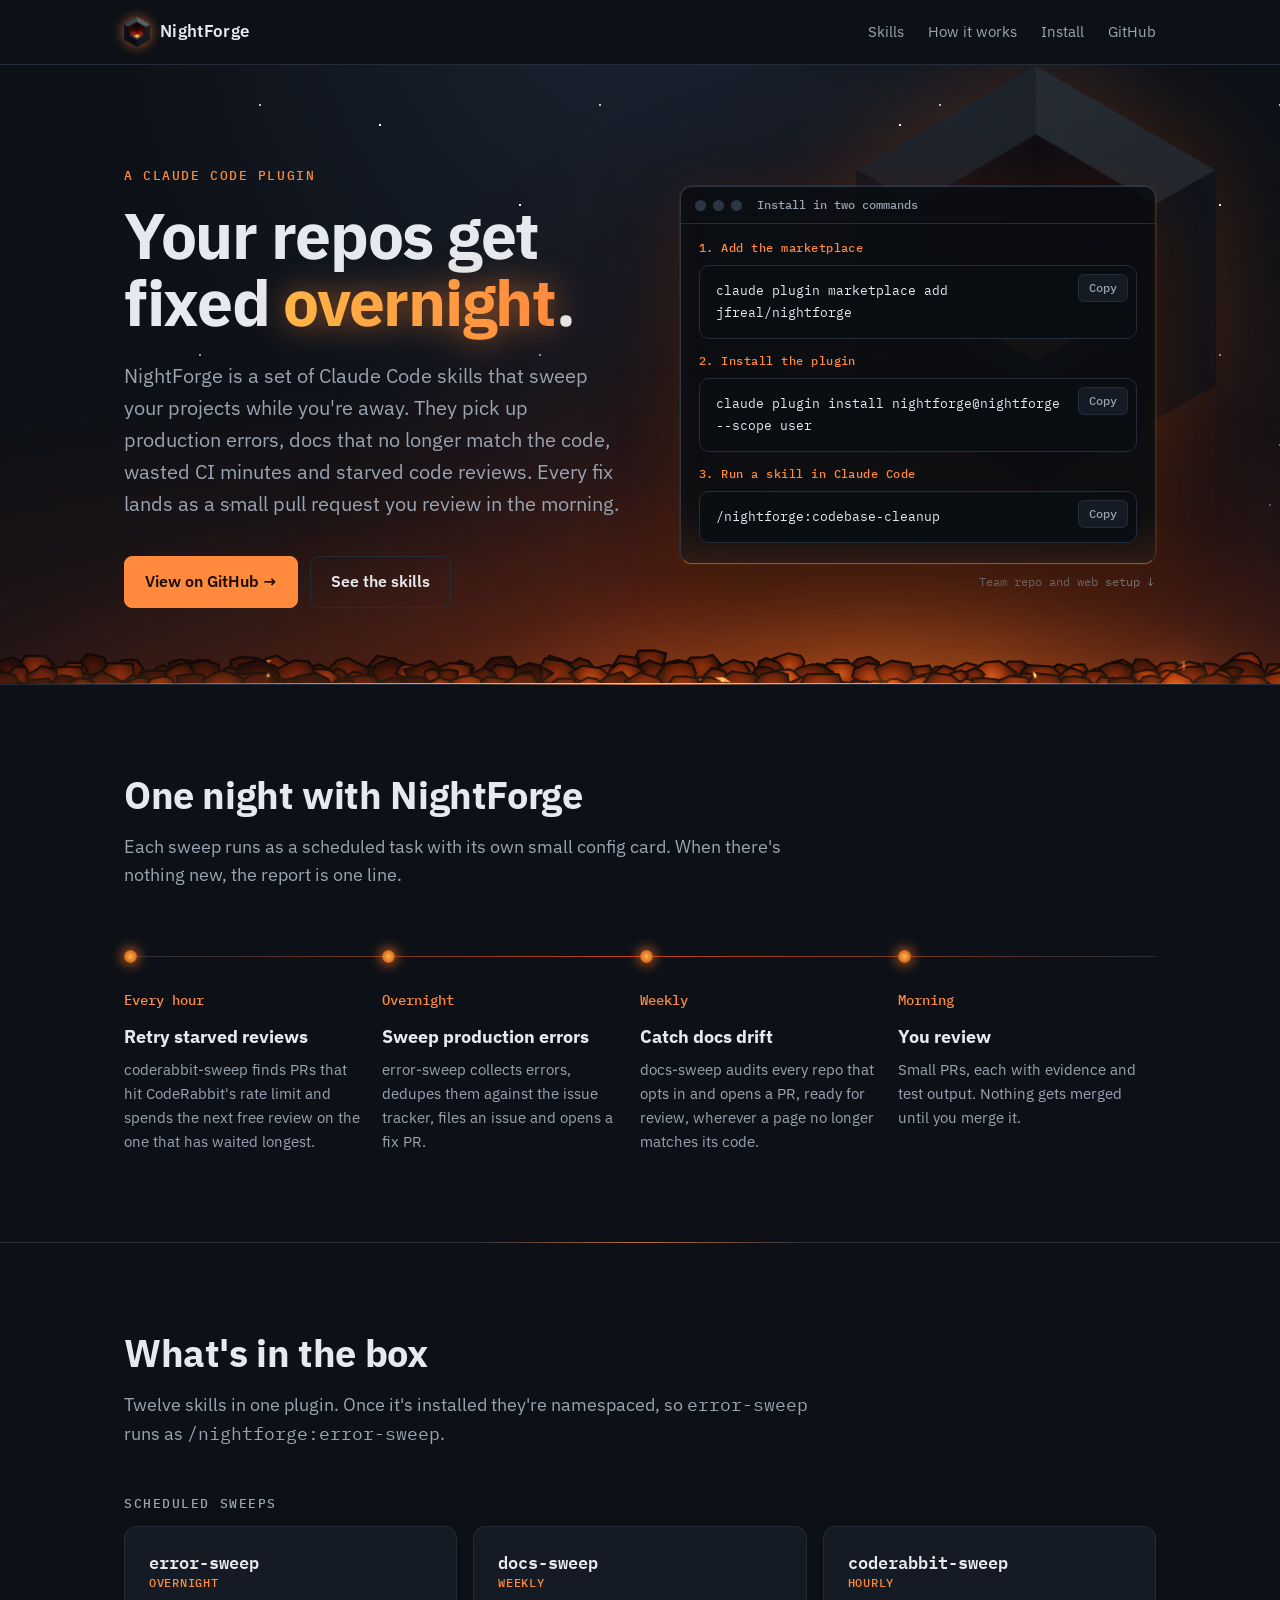
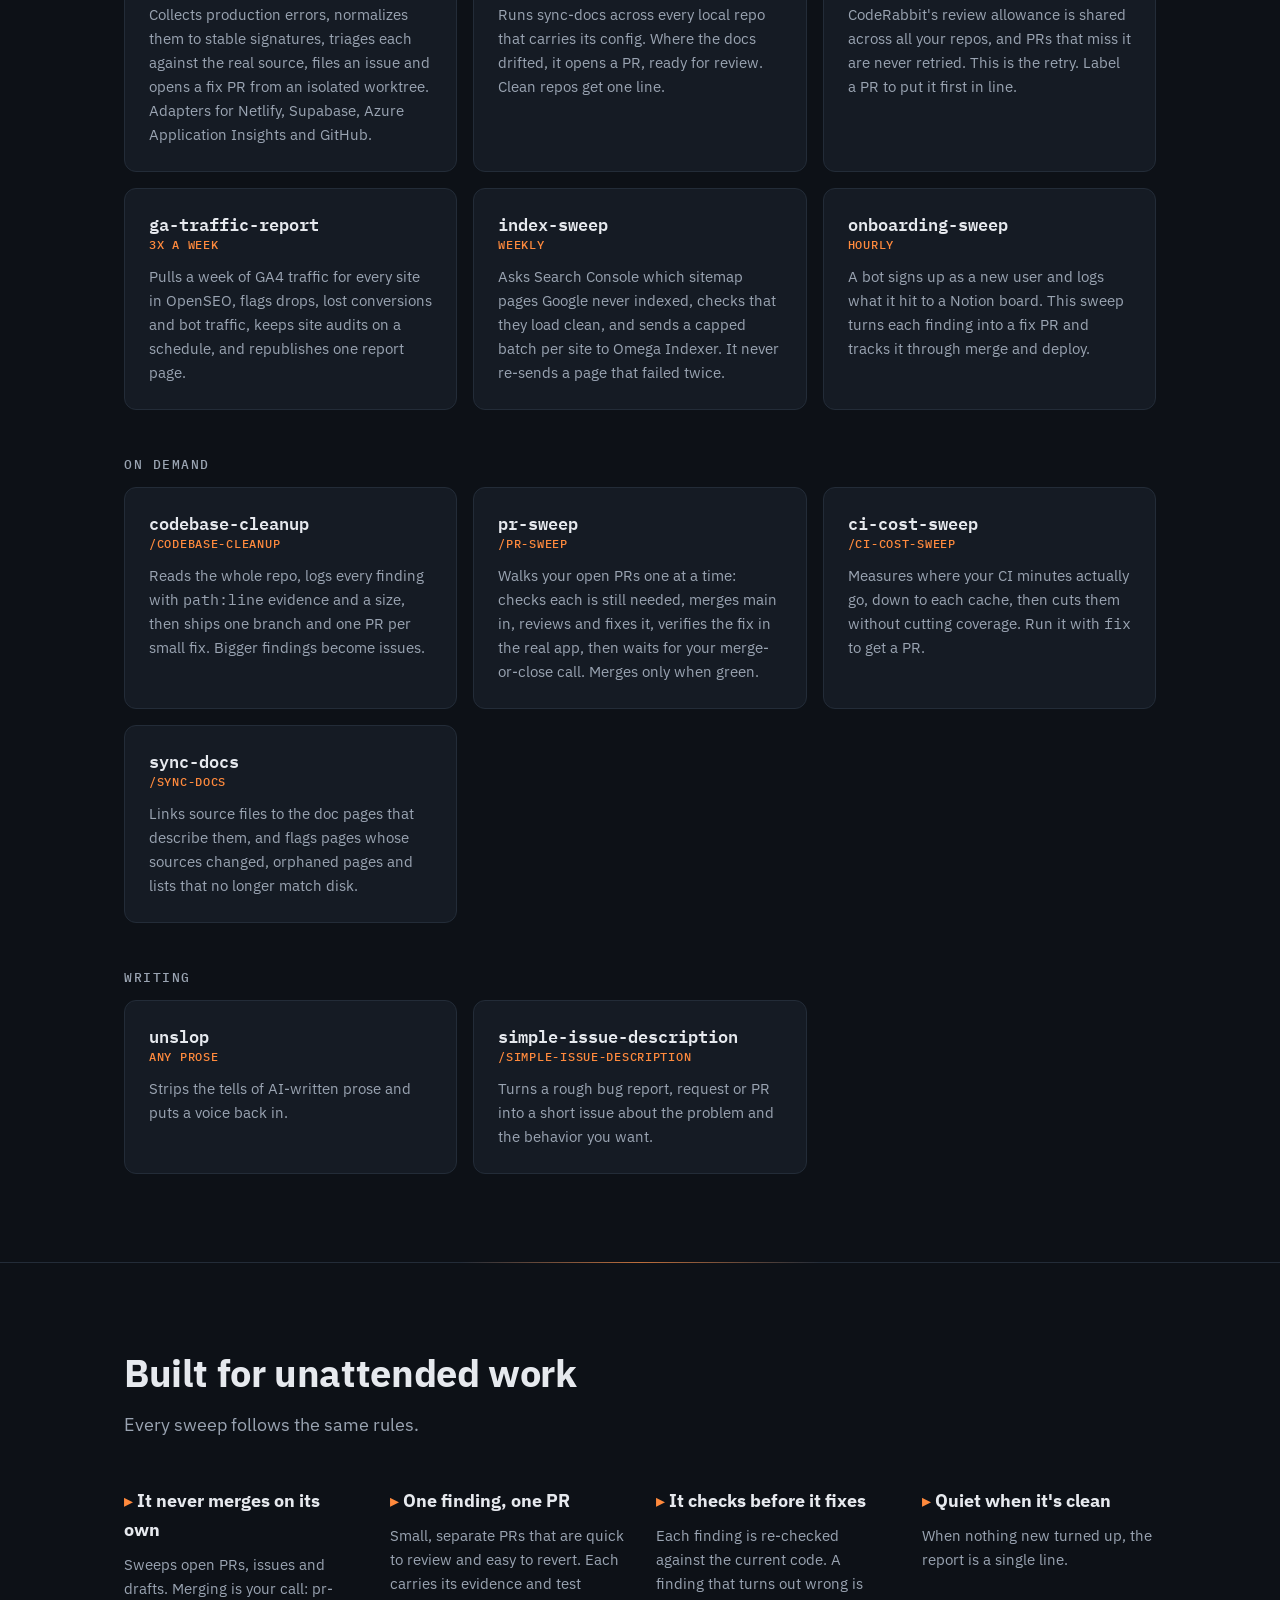
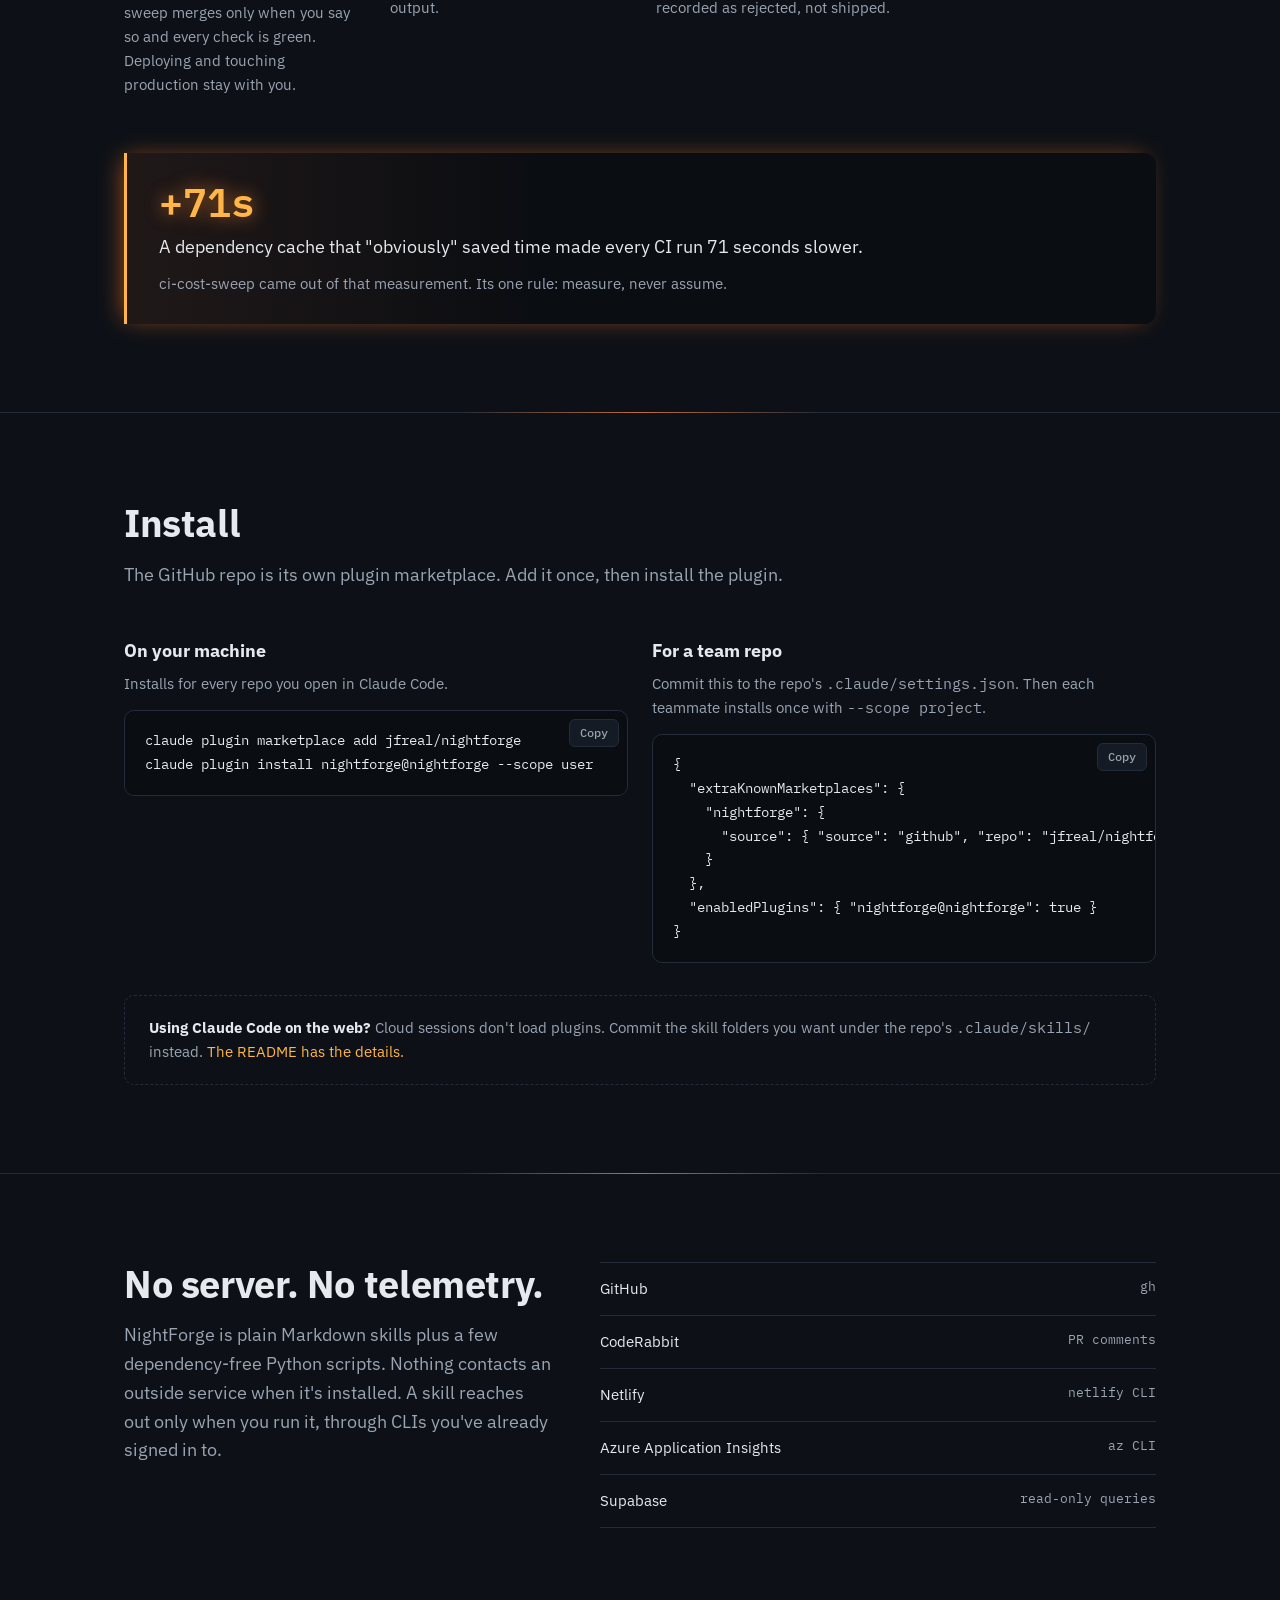
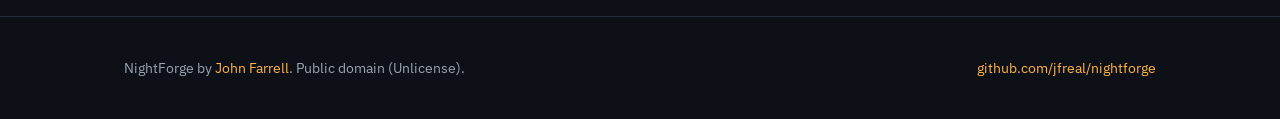
<file: docs/index.html>
<!doctype html>
<html lang="en">
<head>
<meta charset="utf-8">
<meta name="viewport" content="width=device-width, initial-scale=1">
<title>NightForge</title>
<meta name="description" content="Claude Code skills that work your repos overnight: error sweeps, docs drift, CI cost, code cleanup. One small PR per fix, and they never merge.">
<meta property="og:title" content="NightForge">
<meta property="og:description" content="Claude Code skills that work your repos overnight. One small PR per fix, and they never merge.">
<meta property="og:image" content="logo.png">
<link rel="icon" href="logo.png">
<link rel="preconnect" href="https://fonts.googleapis.com">
<link rel="preconnect" href="https://fonts.gstatic.com" crossorigin>
<link rel="stylesheet" href="https://fonts.googleapis.com/css2?family=IBM+Plex+Mono:wght@400;500&family=IBM+Plex+Sans:wght@400;500;600;700&display=swap">
<style>
  :root {
    --bg: #0d1117;
    --bg-raised: #151b24;
    --bg-sunk: #0a0d12;
    --line: #232c38;
    --text: #e6e9ee;
    --muted: #9aa4b2;
    --ember: #ff8a3d;
    --ember-hot: #ffb547;
    --ember-deep: #c2410c;
    --mono: "IBM Plex Mono", ui-monospace, SFMono-Regular, Menlo, monospace;
    --sans: "IBM Plex Sans", system-ui, -apple-system, Segoe UI, sans-serif;
  }
  * { box-sizing: border-box; }
  html { scroll-behavior: smooth; }
  body {
    margin: 0;
    background: var(--bg);
    color: var(--text);
    font: 17px/1.6 var(--sans);
    -webkit-font-smoothing: antialiased;
  }
  a { color: var(--ember-hot); text-decoration: none; }
  a:hover { text-decoration: underline; }
  .wrap { max-width: 1080px; margin: 0 auto; padding: 0 24px; }
  code, pre { font-family: var(--mono); }

  /* nav */
  nav { border-bottom: 1px solid var(--line); }
  nav .wrap { display: flex; align-items: center; justify-content: space-between; height: 64px; }
  .brand { display: flex; align-items: center; gap: 10px; color: var(--text); font-weight: 600; letter-spacing: .02em; }
  .brand img { width: 26px; height: auto; filter: drop-shadow(0 0 6px rgba(255,120,40,.7)); }
  .brand:hover { text-decoration: none; }
  nav ul { display: flex; gap: 24px; list-style: none; margin: 0; padding: 0; font-size: 15px; }
  nav ul a { color: var(--muted); }
  nav ul a:hover { color: var(--text); text-decoration: none; }

  /* hero */
  .hero { position: relative; overflow: hidden; padding: 104px 0 76px; background: radial-gradient(ellipse at 50% -20%, #1b2433 0%, var(--bg) 60%); }
  .hero .wrap { position: relative; display: grid; grid-template-columns: 1.05fr 1fr; gap: 56px; align-items: center; }
  .eyebrow { font: 500 13px/1 var(--mono); color: var(--ember); letter-spacing: .12em; text-transform: uppercase; margin: 0 0 20px; }
  h1 { font-size: clamp(40px, 6vw, 64px); line-height: 1.05; letter-spacing: -.02em; margin: 0 0 24px; font-weight: 700; }
  h1 em { font-style: normal; color: var(--ember); }
  .lede { font-size: 20px; color: var(--muted); max-width: 34em; margin: 0 0 36px; }
  .cta { display: flex; flex-wrap: wrap; gap: 12px; }
  .btn {
    display: inline-flex; align-items: center; gap: 8px; padding: 12px 20px; border-radius: 8px;
    font-weight: 600; font-size: 16px; border: 1px solid var(--line); color: var(--text);
  }
  .btn:hover { text-decoration: none; border-color: var(--muted); }
  .btn.primary { background: var(--ember); border-color: var(--ember); color: #1a0d03; }
  .btn.primary:hover { background: var(--ember-hot); border-color: var(--ember-hot); }
  /* stars */
  .stars, .stars::before, .stars::after {
    position: absolute; inset: 0; pointer-events: none;
    background-repeat: repeat; background-size: 340px 340px;
  }
  .stars {
    background-image:
      radial-gradient(1px 1px at 20px 30px, #fff9 50%, transparent 51%),
      radial-gradient(1px 1px at 140px 80px, #fff7 50%, transparent 51%),
      radial-gradient(1.5px 1.5px at 260px 40px, #fffb 50%, transparent 51%),
      radial-gradient(1px 1px at 300px 190px, #fff6 50%, transparent 51%),
      radial-gradient(1px 1px at 90px 220px, #fff8 50%, transparent 51%),
      radial-gradient(1.5px 1.5px at 200px 290px, #fff9 50%, transparent 51%);
    mask-image: linear-gradient(to bottom, #000 0%, #000 45%, transparent 85%);
    -webkit-mask-image: linear-gradient(to bottom, #000 0%, #000 45%, transparent 85%);
  }
  .stars::before {
    content: ""; background-size: 520px 520px;
    background-image:
      radial-gradient(1px 1px at 60px 120px, #ffd9b0 50%, transparent 51%),
      radial-gradient(1.5px 1.5px at 380px 60px, #fff 50%, transparent 51%),
      radial-gradient(1px 1px at 450px 330px, #fff 50%, transparent 51%),
      radial-gradient(1.5px 1.5px at 230px 440px, #ffe6c7 50%, transparent 51%);
    animation: twinkle 5s ease-in-out infinite alternate;
  }
  .stars::after {
    content: ""; background-size: 700px 700px;
    background-image:
      radial-gradient(2px 2px at 520px 140px, #fff 50%, transparent 51%),
      radial-gradient(1.5px 1.5px at 120px 560px, #fff 50%, transparent 51%),
      radial-gradient(2px 2px at 330px 260px, #ffd9b0 50%, transparent 51%);
    animation: twinkle 7s ease-in-out 2s infinite alternate;
  }
  @keyframes twinkle { from { opacity: .15; } to { opacity: 1; } }
  .shooting {
    position: absolute; top: 14%; left: 60%; width: 140px; height: 1px; pointer-events: none;
    background: linear-gradient(90deg, #fff, transparent);
    transform: rotate(-20deg); opacity: 0;
    animation: shoot 9s ease-in 3s infinite;
  }
  @keyframes shoot {
    0% { opacity: 0; transform: translate(0, 0) rotate(-20deg); }
    2% { opacity: 1; }
    8% { opacity: 0; transform: translate(-360px, 130px) rotate(-20deg); }
    100% { opacity: 0; transform: translate(-360px, 130px) rotate(-20deg); }
  }

  /* glowing logo + terminal */
  .hero-art { position: relative; }
  .emblem {
    position: absolute; width: 360px; right: -60px; top: -120px; opacity: .3; pointer-events: none;
    filter: drop-shadow(0 0 50px rgba(255,110,30,.7));
    animation: smoulder 9s ease-in-out infinite;
  }
  @keyframes smoulder { 0%,100% { opacity: .24; } 50% { opacity: .34; } }
  @keyframes breathe { 0%,100% { transform: scale(.95); } 50% { transform: scale(1.06); } }

  /* the forge: molten floor, sparks, heat */
  .forge-floor {
    position: absolute; left: -10%; right: -10%; bottom: -120px; height: 620px; pointer-events: none; transform-origin: 50% 100%;
    background:
      radial-gradient(ellipse 30% 30% at 68% 100%, rgba(255,220,120,.75), transparent 70%),
      radial-gradient(ellipse 50% 55% at 66% 100%, rgba(255,140,40,.55), transparent 70%),
      radial-gradient(ellipse 80% 75% at 55% 100%, rgba(230,80,20,.38), transparent 72%),
      radial-gradient(ellipse 120% 90% at 50% 100%, rgba(150,40,10,.3), transparent 78%);
    filter: blur(10px); animation: heave 12s ease-in-out infinite;
  }
  @keyframes heave { 0%,100% { transform: scaleY(1); } 50% { transform: scaleY(1.12); } }
  .sparks { position: absolute; inset: 0; width: 100%; height: 100%; pointer-events: none; }
  .hero::after {
    content: ""; position: absolute; left: 0; right: 0; bottom: 0; height: 1px; pointer-events: none;
    background: linear-gradient(90deg, transparent, rgba(255,138,61,.9), rgba(255,200,90,1), rgba(255,138,61,.9), transparent);
    box-shadow: 0 0 18px 2px rgba(255,120,40,.6);
  }
  .term {
    position: relative; background: rgba(10,13,18,.88); border: 1px solid #2b3544; border-radius: 12px;
    box-shadow: 0 30px 80px rgba(0,0,0,.6), 0 0 0 1px rgba(255,138,61,.12), 0 24px 70px -10px rgba(255,110,30,.35), inset 0 -40px 60px -40px rgba(255,120,40,.25);
    border-bottom-color: rgba(255,150,70,.55);
    overflow: hidden;
  }
  .term-bar { display: flex; align-items: center; gap: 7px; padding: 12px 14px; border-bottom: 1px solid var(--line); }
  .term-bar i { width: 11px; height: 11px; border-radius: 50%; background: #2b3544; }
  .term-bar span { margin-left: 8px; font: 500 12px/1 var(--mono); color: var(--muted); }
  .term-body { font: 13px/1.6 var(--mono); padding: 16px 18px 20px; color: var(--muted); }
  .term-step { margin: 14px 0 8px; font: 500 12px/1.4 var(--mono); color: var(--ember); letter-spacing: .04em; }
  .term-step:first-child { margin-top: 0; }
  .term-body .code pre { padding: 14px 76px 14px 16px; font-size: 13px; white-space: pre-wrap; word-break: break-word; }
  .term-note { margin: 10px 2px 0; font: 12px/1.4 var(--mono); color: #5d6b7e; text-align: right; }
  .term-note a { color: var(--muted); }
  .term-note a:hover { color: var(--text); }

  /* scroll reveal + hover */
  .reveal { opacity: 0; transform: translateY(18px); transition: opacity .7s ease, transform .7s ease; }
  .reveal.in { opacity: 1; transform: none; }
  .card { transition: border-color .25s, transform .25s, box-shadow .25s; }
  .card:hover { border-color: rgba(255,138,61,.45); transform: translateY(-3px); box-shadow: 0 12px 40px rgba(255,120,40,.08); }
  .btn.primary { box-shadow: 0 0 0 0 rgba(255,138,61,.5); animation: pulse 5s ease-out infinite; }
  @keyframes pulse { 0% { box-shadow: 0 0 0 0 rgba(255,138,61,.45); } 70%,100% { box-shadow: 0 0 0 14px rgba(255,138,61,0); } }
  h1 em { background: linear-gradient(90deg, var(--ember-hot), var(--ember), var(--ember-deep), var(--ember-hot)); background-size: 300% 100%;
    -webkit-background-clip: text; background-clip: text; color: transparent; animation: forge 16s linear infinite; filter: drop-shadow(0 0 16px rgba(255,130,45,.6)); }
  @keyframes forge { to { background-position: 300% 0; } }

  @media (prefers-reduced-motion: reduce) {
    *, *::before, *::after { animation: none !important; transition: none !important; }
    .reveal { opacity: 1; transform: none; }
  }

  /* sections */
  section { position: relative; padding: 88px 0; border-top: 1px solid var(--line); }
  section::before { content: ""; position: absolute; top: -1px; left: 50%; width: 360px; max-width: 70%; height: 1px; transform: translateX(-50%); background: linear-gradient(90deg, transparent, rgba(255,138,61,.7), transparent); }
  h2 { font-size: clamp(28px, 4vw, 38px); line-height: 1.15; letter-spacing: -.01em; margin: 0 0 16px; }
  .sub { color: var(--muted); max-width: 40em; margin: 0 0 48px; font-size: 18px; }

  /* night timeline */
  .night { display: grid; grid-template-columns: repeat(4, 1fr); gap: 0; position: relative; }
  .night::before { content: ""; position: absolute; top: 18px; left: 0; right: 0; height: 1px; background: linear-gradient(90deg, var(--line), var(--ember-deep), var(--line)); }
  .tick { position: relative; padding: 48px 20px 0 0; }
  .tick::before { content: ""; position: absolute; top: 12px; left: 0; width: 13px; height: 13px; border-radius: 50%; background: radial-gradient(circle, var(--ember-hot), var(--ember-deep)); box-shadow: 0 0 12px 2px rgba(255,120,40,.7); }
  .tick time { font: 500 14px/1 var(--mono); color: var(--ember); }
  .tick h3 { margin: 10px 0 6px; font-size: 18px; }
  .tick p { margin: 0; color: var(--muted); font-size: 15px; }

  /* skills */
  .group { margin-bottom: 48px; }
  .group:last-child { margin-bottom: 0; }
  .group-label { font: 500 13px/1 var(--mono); color: var(--muted); letter-spacing: .12em; text-transform: uppercase; margin: 0 0 16px; }
  .grid { display: grid; grid-template-columns: repeat(auto-fill, minmax(300px, 1fr)); gap: 16px; }
  .card { background: var(--bg-raised); border: 1px solid var(--line); border-radius: 12px; padding: 24px; }
  .card h3 { margin: 0 0 4px; font: 600 17px/1.3 var(--mono); color: var(--text); }
  .card .when { font: 500 12px/1 var(--mono); color: var(--ember); letter-spacing: .06em; text-transform: uppercase; margin: 0 0 14px; display: block; }
  .card p { margin: 0; color: var(--muted); font-size: 15px; }

  /* rules */
  .rules { display: grid; grid-template-columns: repeat(auto-fill, minmax(220px, 1fr)); gap: 32px; }
  .rule h3 { font-size: 18px; margin: 0 0 8px; }
  .rule h3::before { content: "▸ "; color: var(--ember); }
  .rule p { margin: 0; color: var(--muted); font-size: 15px; }
  .story { margin-top: 56px; background: linear-gradient(90deg, rgba(255,110,30,.08), var(--bg-sunk) 40%); border-left: 3px solid var(--ember-hot); box-shadow: -6px 0 24px -6px rgba(255,120,40,.6); border-radius: 0 12px 12px 0; padding: 28px 32px; }
  .story p { margin: 0; font-size: 18px; }
  .story .big { font: 600 40px/1 var(--mono); color: var(--ember-hot); text-shadow: 0 0 18px rgba(255,140,50,.7); display: block; margin-bottom: 12px; }
  .story .note { margin-top: 10px; color: var(--muted); font-size: 15px; }

  /* install */
  .steps { display: grid; grid-template-columns: repeat(auto-fit, minmax(300px, 1fr)); gap: 24px; }
  .step h3 { margin: 0 0 6px; font-size: 18px; }
  .step p { margin: 0 0 14px; color: var(--muted); font-size: 15px; }
  .code { position: relative; background: var(--bg-sunk); border: 1px solid var(--line); border-radius: 10px; }
  .code pre { margin: 0; padding: 18px 20px; overflow-x: auto; font-size: 14px; line-height: 1.7; color: var(--text); }
  .code pre .c { color: var(--muted); }
  .copy {
    position: absolute; top: 8px; right: 8px; font: 500 12px/1 var(--mono); padding: 7px 10px; border-radius: 6px;
    background: var(--bg-raised); color: var(--muted); border: 1px solid var(--line); cursor: pointer;
  }
  .copy:hover { color: var(--text); }
  .callout { margin-top: 32px; padding: 20px 24px; border: 1px dashed var(--line); border-radius: 10px; color: var(--muted); font-size: 15px; }
  .callout strong { color: var(--text); }

  /* trust */
  .trust { display: grid; grid-template-columns: 1fr 1.3fr; gap: 48px; align-items: start; }
  .svc { list-style: none; margin: 0; padding: 0; border-top: 1px solid var(--line); }
  .svc li { display: flex; justify-content: space-between; gap: 16px; padding: 14px 0; border-bottom: 1px solid var(--line); font-size: 15px; }
  .svc li span:last-child { color: var(--muted); font-family: var(--mono); font-size: 13px; text-align: right; }

  footer { border-top: 1px solid var(--line); padding: 40px 0; color: var(--muted); font-size: 14px; }
  footer .wrap { display: flex; flex-wrap: wrap; justify-content: space-between; gap: 16px; }

  @media (max-width: 820px) {
    .hero { padding: 56px 0 64px; }
    .hero .wrap, .trust { grid-template-columns: 1fr; }
    .emblem { width: 220px; right: -40px; top: -80px; }
    .term-body .code pre { font-size: 12px; }
    .hero-art { margin-top: 40px; }
    .night { grid-template-columns: 1fr 1fr; row-gap: 32px; }
    .night::before { display: none; }
    nav ul { display: none; }
    section { padding: 64px 0; }
  }
  @media (max-width: 480px) {
    .wrap { padding: 0 16px; }
    .night { grid-template-columns: 1fr; }
    .grid { grid-template-columns: 1fr; }
  }
</style>
</head>
<body>

<nav>
  <div class="wrap">
    <a class="brand" href="#"><img src="logo.png" alt="">NightForge</a>
    <ul>
      <li><a href="#skills">Skills</a></li>
      <li><a href="#rules">How it works</a></li>
      <li><a href="#install">Install</a></li>
      <li><a href="https://github.com/jfreal/nightforge">GitHub</a></li>
    </ul>
  </div>
</nav>

<header class="hero">
  <div class="stars" aria-hidden="true"></div>
  <div class="forge-floor" aria-hidden="true"></div>
  <canvas class="sparks" id="sparks" aria-hidden="true"></canvas>
  <div class="shooting" aria-hidden="true"></div>
  <div class="wrap">
    <div>
      <p class="eyebrow">A Claude Code plugin</p>
      <h1>Your repos get fixed <em>overnight</em>.</h1>
      <p class="lede">NightForge is a set of Claude Code skills that sweep your projects while you're away. They pick up production errors, docs that no longer match the code, wasted CI minutes and starved code reviews. Every fix lands as a small pull request you review in the morning.</p>
      <div class="cta">
        <a class="btn primary" href="https://github.com/jfreal/nightforge">View on GitHub →</a>
        <a class="btn" href="#skills">See the skills</a>
      </div>
    </div>
    <div class="hero-art">
      <div class="ember-glow" aria-hidden="true"></div>
      <img class="emblem" src="logo.png" alt="">
      <div class="term">
        <div class="term-bar"><i></i><i></i><i></i><span>Install in two commands</span></div>
        <div class="term-body">
          <p class="term-step">1. Add the marketplace</p>
          <div class="code"><button class="copy" type="button">Copy</button><pre>claude plugin marketplace add jfreal/nightforge</pre></div>
          <p class="term-step">2. Install the plugin</p>
          <div class="code"><button class="copy" type="button">Copy</button><pre>claude plugin install nightforge@nightforge --scope user</pre></div>
          <p class="term-step">3. Run a skill in Claude Code</p>
          <div class="code"><button class="copy" type="button">Copy</button><pre>/nightforge:codebase-cleanup</pre></div>
        </div>
      </div>
      <p class="term-note"><a href="#install">Team repo and web setup ↓</a></p>
    </div>
  </div>
</header>

<section>
  <div class="wrap">
    <h2>One night with NightForge</h2>
    <p class="sub">Each sweep runs as a scheduled task with its own small config card. When there's nothing new, the report is one line.</p>
    <div class="night">
      <div class="tick reveal"><time>Every hour</time><h3>Retry starved reviews</h3><p>coderabbit-sweep finds PRs that hit CodeRabbit's rate limit and spends the next free review on the one that has waited longest.</p></div>
      <div class="tick reveal"><time>Overnight</time><h3>Sweep production errors</h3><p>error-sweep collects errors, dedupes them against the issue tracker, files an issue and opens a fix PR.</p></div>
      <div class="tick reveal"><time>Weekly</time><h3>Catch docs drift</h3><p>docs-sweep audits every repo that opts in and opens a PR, ready for review, wherever a page no longer matches its code.</p></div>
      <div class="tick reveal"><time>Morning</time><h3>You review</h3><p>Small PRs, each with evidence and test output. Nothing gets merged until you merge it.</p></div>
    </div>
  </div>
</section>

<section id="skills">
  <div class="wrap">
    <h2>What's in the box</h2>
    <p class="sub">Twelve skills in one plugin. Once it's installed they're namespaced, so <code>error-sweep</code> runs as <code>/nightforge:error-sweep</code>.</p>

    <div class="group">
      <p class="group-label">Scheduled sweeps</p>
      <div class="grid">
        <div class="card reveal"><h3>error-sweep</h3><span class="when">Overnight</span><p>Collects production errors, normalizes them to stable signatures, triages each against the real source, files an issue and opens a fix PR from an isolated worktree. Adapters for Netlify, Supabase, Azure Application Insights and GitHub.</p></div>
        <div class="card reveal"><h3>docs-sweep</h3><span class="when">Weekly</span><p>Runs sync-docs across every local repo that carries its config. Where the docs drifted, it opens a PR, ready for review. Clean repos get one line.</p></div>
        <div class="card reveal"><h3>coderabbit-sweep</h3><span class="when">Hourly</span><p>CodeRabbit's review allowance is shared across all your repos, and PRs that miss it are never retried. This is the retry. Label a PR to put it first in line.</p></div>
        <div class="card reveal"><h3>ga-traffic-report</h3><span class="when">3x a week</span><p>Pulls a week of GA4 traffic for every site in OpenSEO, flags drops, lost conversions and bot traffic, keeps site audits on a schedule, and republishes one report page.</p></div>
        <div class="card reveal"><h3>index-sweep</h3><span class="when">Weekly</span><p>Asks Search Console which sitemap pages Google never indexed, checks that they load clean, and sends a capped batch per site to Omega Indexer. It never re-sends a page that failed twice.</p></div>
        <div class="card reveal"><h3>onboarding-sweep</h3><span class="when">Hourly</span><p>A bot signs up as a new user and logs what it hit to a Notion board. This sweep turns each finding into a fix PR and tracks it through merge and deploy.</p></div>
      </div>
    </div>

    <div class="group">
      <p class="group-label">On demand</p>
      <div class="grid">
        <div class="card reveal"><h3>codebase-cleanup</h3><span class="when">/codebase-cleanup</span><p>Reads the whole repo, logs every finding with <code>path:line</code> evidence and a size, then ships one branch and one PR per small fix. Bigger findings become issues.</p></div>
        <div class="card reveal"><h3>pr-sweep</h3><span class="when">/pr-sweep</span><p>Walks your open PRs one at a time: checks each is still needed, merges main in, reviews and fixes it, verifies the fix in the real app, then waits for your merge-or-close call. Merges only when green.</p></div>
        <div class="card reveal"><h3>ci-cost-sweep</h3><span class="when">/ci-cost-sweep</span><p>Measures where your CI minutes actually go, down to each cache, then cuts them without cutting coverage. Run it with <code>fix</code> to get a PR.</p></div>
        <div class="card reveal"><h3>sync-docs</h3><span class="when">/sync-docs</span><p>Links source files to the doc pages that describe them, and flags pages whose sources changed, orphaned pages and lists that no longer match disk.</p></div>
      </div>
    </div>

    <div class="group">
      <p class="group-label">Writing</p>
      <div class="grid">
        <div class="card reveal"><h3>unslop</h3><span class="when">Any prose</span><p>Strips the tells of AI-written prose and puts a voice back in.</p></div>
        <div class="card reveal"><h3>simple-issue-description</h3><span class="when">/simple-issue-description</span><p>Turns a rough bug report, request or PR into a short issue about the problem and the behavior you want.</p></div>
      </div>
    </div>
  </div>
</section>

<section id="rules">
  <div class="wrap">
    <h2>Built for unattended work</h2>
    <p class="sub">Every sweep follows the same rules.</p>
    <div class="rules">
      <div class="rule reveal"><h3>It never merges on its own</h3><p>Sweeps open PRs, issues and drafts. Merging is your call: pr-sweep merges only when you say so and every check is green. Deploying and touching production stay with you.</p></div>
      <div class="rule reveal"><h3>One finding, one PR</h3><p>Small, separate PRs that are quick to review and easy to revert. Each carries its evidence and test output.</p></div>
      <div class="rule reveal"><h3>It checks before it fixes</h3><p>Each finding is re-checked against the current code. A finding that turns out wrong is recorded as rejected, not shipped.</p></div>
      <div class="rule reveal"><h3>Quiet when it's clean</h3><p>When nothing new turned up, the report is a single line.</p></div>
    </div>
    <div class="story reveal">
      <span class="big">+71s</span>
      <p>A dependency cache that "obviously" saved time made every CI run 71 seconds slower.</p>
      <p class="note">ci-cost-sweep came out of that measurement. Its one rule: measure, never assume.</p>
    </div>
  </div>
</section>

<section id="install">
  <div class="wrap">
    <h2>Install</h2>
    <p class="sub">The GitHub repo is its own plugin marketplace. Add it once, then install the plugin.</p>
    <div class="steps">
      <div class="step reveal">
        <h3>On your machine</h3>
        <p>Installs for every repo you open in Claude Code.</p>
        <div class="code"><button class="copy" type="button">Copy</button><pre>claude plugin marketplace add jfreal/nightforge
claude plugin install nightforge@nightforge --scope user</pre></div>
      </div>
      <div class="step reveal">
        <h3>For a team repo</h3>
        <p>Commit this to the repo's <code>.claude/settings.json</code>. Then each teammate installs once with <code>--scope project</code>.</p>
        <div class="code"><button class="copy" type="button">Copy</button><pre>{
  "extraKnownMarketplaces": {
    "nightforge": {
      "source": { "source": "github", "repo": "jfreal/nightforge" }
    }
  },
  "enabledPlugins": { "nightforge@nightforge": true }
}</pre></div>
      </div>
    </div>
    <div class="callout"><strong>Using Claude Code on the web?</strong> Cloud sessions don't load plugins. Commit the skill folders you want under the repo's <code>.claude/skills/</code> instead. <a href="https://github.com/jfreal/nightforge#install">The README has the details.</a></div>
  </div>
</section>

<section>
  <div class="wrap trust">
    <div>
      <h2>No server. No telemetry.</h2>
      <p class="sub" style="margin-bottom:0">NightForge is plain Markdown skills plus a few dependency-free Python scripts. Nothing contacts an outside service when it's installed. A skill reaches out only when you run it, through CLIs you've already signed in to.</p>
    </div>
    <ul class="svc">
      <li><span>GitHub</span><span>gh</span></li>
      <li><span>CodeRabbit</span><span>PR comments</span></li>
      <li><span>Netlify</span><span>netlify CLI</span></li>
      <li><span>Azure Application Insights</span><span>az CLI</span></li>
      <li><span>Supabase</span><span>read-only queries</span></li>
    </ul>
  </div>
</section>

<footer>
  <div class="wrap">
    <span>NightForge by <a href="https://github.com/jfreal">John Farrell</a>. Public domain (Unlicense).</span>
    <span><a href="https://github.com/jfreal/nightforge">github.com/jfreal/nightforge</a></span>
  </div>
</footer>

<script>
  (function () {
    var reduce = window.matchMedia('(prefers-reduced-motion: reduce)').matches;
    var cv = document.getElementById('sparks');
    if (cv && cv.getContext) {
      var ctx = cv.getContext('2d'), hero = cv.parentElement, W = 0, H = 0, B = 0, dpr = Math.min(window.devicePixelRatio || 1, 2);
      var coals = [], embers = [], sparks = [], visible = true, wide = true, builtB = -1;
      var rnd = function (a, b) { return a + Math.random() * (b - a); };
      var hotX = function () { return W * (wide ? .7 : .5); };
      var glow = document.createElement('canvas'); glow.width = glow.height = 32;
      (function () { var g = glow.getContext('2d'), rg = g.createRadialGradient(16, 16, 0, 16, 16, 16);
        rg.addColorStop(0, 'rgba(255,230,170,1)'); rg.addColorStop(.18, 'rgba(255,170,70,.9)'); rg.addColorStop(.45, 'rgba(255,100,25,.25)'); rg.addColorStop(1, 'rgba(255,80,20,0)');
        g.fillStyle = rg; g.fillRect(0, 0, 32, 32); })();

      // a bed of irregular coals, two rows deep, hottest under the terminal
      var buildCoals = function () {
        coals = [];
        var sc = wide ? 1 : .75;
        for (var row = 0; row < 3; row++) {
          var x = rnd(-10, 10);
          while (x < W + 20) {
            var r = rnd(11, 24) * sc * (row === 2 ? .8 : 1), n = 6 + Math.floor(Math.random() * 4), pts = [];
            for (var k = 0; k < n; k++) {
              var ang = k / n * Math.PI * 2 + rnd(-.25, .25), rr = r * rnd(.7, 1.1);
              pts.push([Math.cos(ang) * rr, Math.sin(ang) * rr * .62]);
            }
            var near = 1 - Math.min(1, Math.abs(x - hotX()) / (W * (wide ? .45 : .7)));
            coals.push({ x: x, y: B - row * r * .55 + rnd(-3, 3) + 6, r: r, pts: pts,
              base: Math.max(.04, (Math.random() < .3 ? .3 : .06) + near * .42 + rnd(-.1, .1)), ph: rnd(0, 6.28), sp: rnd(.4, 1.3), flare: 0 });
            x += r * rnd(1.3, 1.8);
          }
        }
        coals.sort(function (a, b) { return b.y - a.y; });
        coals.reverse();
      };

      var size = function () {
        var oldW = W, oldH = H;
        W = hero.clientWidth; H = hero.clientHeight; wide = W > 820;
        // the bed rests on the hero's bottom edge, the glowing seam, like coals in a hearth
        B = H - 5;
        if (W !== oldW || H !== oldH) { cv.width = W * dpr; cv.height = H * dpr; ctx.setTransform(dpr, 0, 0, dpr, 0, 0); }
        // only lay a new bed when the width or the bed's line actually moved
        if (W !== oldW || Math.abs(B - builtB) > 6) { buildCoals(); builtB = B; }
      };
      size(); window.addEventListener('resize', size); window.addEventListener('load', size);
      if ('ResizeObserver' in window) new ResizeObserver(size).observe(hero);
      if ('IntersectionObserver' in window) new IntersectionObserver(function (e) { visible = e[0].isIntersecting; }).observe(hero);

      var emit = function (c, burst) {
        for (var k = 0; k < burst; k++) {
          var x = c.x + rnd(-c.r * .5, c.r * .5), y = c.y - c.r * .3;
          sparks.push({ x: x, y: y, px: x, py: y, vx: rnd(-1.4, 1.4), vy: -rnd(2.5, 5.5), life: 0, max: rnd(30, 70), r: rnd(.6, 1.4) });
        }
      };
      // an irregular fleck: 4-7 points at uneven angles and distances, some long and splintered
      var flake = function () {
        var n = 4 + Math.floor(Math.random() * 4), pts = [], a0 = rnd(0, 6.28);
        for (var k = 0; k < n; k++) {
          var ang = a0 + (k + rnd(-.35, .35)) / n * 6.28;
          var d = Math.random() < .25 ? rnd(1.3, 2.1) : rnd(.45, 1.05);
          pts.push(Math.cos(ang) * d, Math.sin(ang) * d * rnd(.5, 1));
        }
        return pts;
      };
      var spawnEmber = function () {
        var c = coals[Math.floor(Math.random() * coals.length)];
        if (!c || Math.random() > c.base + .2) return;
        embers.push({ x: c.x + rnd(-c.r * .4, c.r * .4), y: c.y - c.r * .3, vx: rnd(-.12, .12), vy: -rnd(.22, .55),
          life: 0, max: rnd(420, 900), r: rnd(1, 2.3), wob: rnd(0, 6.28), ws: rnd(.008, .02), amp: rnd(.2, .55),
          drift: rnd(-.0015, .0015), tw: rnd(.008, .02), trail: [], shape: flake(),
          rot: rnd(0, 6.28), spin: rnd(-.02, .02), tumble: rnd(0, 6.28), ts: rnd(.01, .035) });
      };

      var step = function () {
        for (var i = 0; i < coals.length; i++) {
          var c = coals[i];
          c.target = (c.target || 0) * .996;
          c.flare += ((c.target || 0) - c.flare) * .012;
          if (Math.random() < .0007 * (c.base + .3)) { c.target = rnd(.12, .28); if (Math.random() < .03) emit(c, 1); }
        }
        if (embers.length < (wide ? 70 : 30) && Math.random() < (wide ? .14 : .08)) spawnEmber();
        for (i = embers.length - 1; i >= 0; i--) {
          var e = embers[i]; e.life++; e.wob += e.ws; e.vx += e.drift; e.rot += e.spin; e.tumble += e.ts;
          e.x += e.vx + Math.sin(e.wob) * e.amp; e.y += e.vy; e.vy *= .9995;
          if (e.life % 3 === 0) { e.trail.push(e.x, e.y); if (e.trail.length > 36) e.trail.splice(0, 2); }
          if (e.life >= e.max || e.y < -20) embers.splice(i, 1);
        }
        for (i = sparks.length - 1; i >= 0; i--) {
          var p = sparks[i]; p.life++; p.px = p.x; p.py = p.y;
          p.x += p.vx; p.y += p.vy; p.vy += .06; p.vx *= .985;
          if (p.life >= p.max) sparks.splice(i, 1);
        }
      };

      var heatOf = function (c, t) {
        return Math.max(0, Math.min(1.1, c.base + Math.sin(t * .00045 * c.sp + c.ph) * .12 + Math.sin(t * .0011 * c.sp + c.ph * 2) * .05 + c.flare));
      };
      var draw = function (t) {
        ctx.clearRect(0, 0, W, H);
        // heat haze over the bed
        ctx.globalCompositeOperation = 'lighter';
        var fl = .88 + Math.sin(t * .0006) * .07 + Math.sin(t * .0015) * .03;
        var haze = ctx.createRadialGradient(hotX(), B + 10, 0, hotX(), B + 10, W * (wide ? .5 : .9));
        haze.addColorStop(0, 'rgba(255,100,25,' + .24 * fl + ')');
        haze.addColorStop(.4, 'rgba(200,50,12,' + .16 * fl + ')');
        haze.addColorStop(1, 'rgba(90,20,5,0)');
        ctx.fillStyle = haze; ctx.fillRect(0, B - W * .5, W, W * .5 + 80);
        // the coals: dark crusts lit from inside
        ctx.globalCompositeOperation = 'source-over';
        for (var i = 0; i < coals.length; i++) {
          var c = coals[i], h = heatOf(c, t);
          ctx.beginPath();
          for (var k = 0; k < c.pts.length; k++) {
            var px = c.x + c.pts[k][0], py = c.y + c.pts[k][1];
            if (k === 0) ctx.moveTo(px, py); else ctx.lineTo(px, py);
          }
          ctx.closePath();
          var g = ctx.createRadialGradient(c.x, c.y + c.r * .1, 0, c.x, c.y, c.r);
          var hh = Math.min(1, h);
          g.addColorStop(0, 'rgb(' + Math.floor(60 + 195 * hh) + ',' + Math.floor(18 + 170 * hh * hh) + ',' + Math.floor(8 + 30 * hh) + ')');
          g.addColorStop(.35 + hh * .2, 'rgb(' + Math.floor(40 + 170 * hh) + ',' + Math.floor(14 + 50 * hh) + ',8)');
          g.addColorStop(1, 'rgb(' + Math.floor(22 + 18 * hh) + ',13,11)');
          ctx.fillStyle = g; ctx.fill();
          ctx.lineWidth = 2.2; ctx.strokeStyle = 'rgba(16,10,9,.9)'; ctx.stroke();
          if (h > .55) {
            ctx.globalCompositeOperation = 'lighter';
            ctx.globalAlpha = (h - .55) * .7;
            var bloom = ctx.createRadialGradient(c.x, c.y, 0, c.x, c.y, c.r * 2.2);
            bloom.addColorStop(0, 'rgba(255,140,40,.8)'); bloom.addColorStop(1, 'rgba(255,80,20,0)');
            ctx.fillStyle = bloom; ctx.fillRect(c.x - c.r * 2.2, c.y - c.r * 2.2, c.r * 4.4, c.r * 4.4);
            ctx.globalAlpha = 1; ctx.globalCompositeOperation = 'source-over';
          }
        }
        // drifting embers and popping sparks
        ctx.globalCompositeOperation = 'lighter';
        ctx.lineCap = 'round'; ctx.lineJoin = 'round';
        for (i = 0; i < embers.length; i++) {
          var e = embers[i], q = e.life / e.max;
          var a = Math.min(1, q * 6) * (1 - q) * (.75 + .25 * Math.sin(e.life * e.tw));
          var tr = e.trail;
          if (tr.length > 4) {
            ctx.strokeStyle = 'rgba(255,110,30,' + a * .16 + ')'; ctx.lineWidth = e.r * .9;
            ctx.beginPath(); ctx.moveTo(tr[0], tr[1]);
            for (var j = 2; j < tr.length - 2; j += 2) ctx.quadraticCurveTo(tr[j], tr[j + 1], (tr[j] + tr[j + 2]) / 2, (tr[j + 1] + tr[j + 3]) / 2);
            ctx.lineTo(e.x, e.y); ctx.stroke();
          }
          var sz = e.r * (1 - q * .4), rr = sz * 4;
          ctx.globalAlpha = a * .55; ctx.drawImage(glow, e.x - rr, e.y - rr, rr * 2, rr * 2);
          // the fleck itself, tumbling: squash one axis as it turns edge-on
          var cr = Math.cos(e.rot), sr = Math.sin(e.rot), sq = .35 + .65 * Math.abs(Math.cos(e.tumble)), sh = e.shape, k2 = sz * 2.6;
          ctx.globalAlpha = a;
          ctx.fillStyle = 'rgb(255,' + Math.floor(150 + 70 * (1 - q)) + ',' + Math.floor(60 + 60 * (1 - q)) + ')';
          ctx.beginPath();
          for (var m = 0; m < sh.length; m += 2) {
            var fx = sh[m] * k2, fy = sh[m + 1] * k2 * sq;
            var px = e.x + fx * cr - fy * sr, py = e.y + fx * sr + fy * cr;
            if (m === 0) ctx.moveTo(px, py); else ctx.lineTo(px, py);
          }
          ctx.closePath(); ctx.fill();
          ctx.globalAlpha = 1;
        }
        for (i = 0; i < sparks.length; i++) {
          var p = sparks[i], f = 1 - p.life / p.max;
          var tx = p.x - (p.x - p.px) * 3, ty = p.y - (p.y - p.py) * 3;
          var sg = ctx.createLinearGradient(p.x, p.y, tx, ty);
          sg.addColorStop(0, 'rgba(255,' + Math.floor(150 + 100 * f) + ',90,' + f + ')');
          sg.addColorStop(1, 'rgba(255,90,20,0)');
          ctx.strokeStyle = sg; ctx.lineWidth = p.r * 1.3; ctx.lineCap = 'round';
          ctx.beginPath(); ctx.moveTo(p.x, p.y); ctx.lineTo(tx, ty); ctx.stroke();
        }
        ctx.globalCompositeOperation = 'source-over';
      };

      // let it smoulder for a moment so embers are already rising on first paint
      for (var w0 = 0; w0 < 240; w0++) step();
      if (reduce) { draw(0); }
      else {
        var last = 0;
        var frame = function (t) {
          requestAnimationFrame(frame);
          if (!visible || t - last < 16) return;
          last = t; step(); draw(t);
        };
        requestAnimationFrame(frame);
      }
    }
    var items = document.querySelectorAll('.reveal');
    if (reduce || !('IntersectionObserver' in window)) { items.forEach(function (n) { n.classList.add('in'); }); }
    else {
      var io = new IntersectionObserver(function (es) {
        es.forEach(function (e) { if (e.isIntersecting) { e.target.classList.add('in'); io.unobserve(e.target); } });
      }, { threshold: .12 });
      items.forEach(function (n, k) { n.style.transitionDelay = (k % 4) * 70 + 'ms'; io.observe(n); });
    }
  })();
  document.querySelectorAll('.copy').forEach(function (b) {
    b.addEventListener('click', function () {
      var text = b.parentElement.querySelector('pre').innerText;
      var done = function () { b.textContent = 'Copied'; setTimeout(function () { b.textContent = 'Copy'; }, 1500); };
      if (navigator.clipboard) navigator.clipboard.writeText(text).then(done, function () {});
    });
  });
</script>
</body>
</html>
</file>
